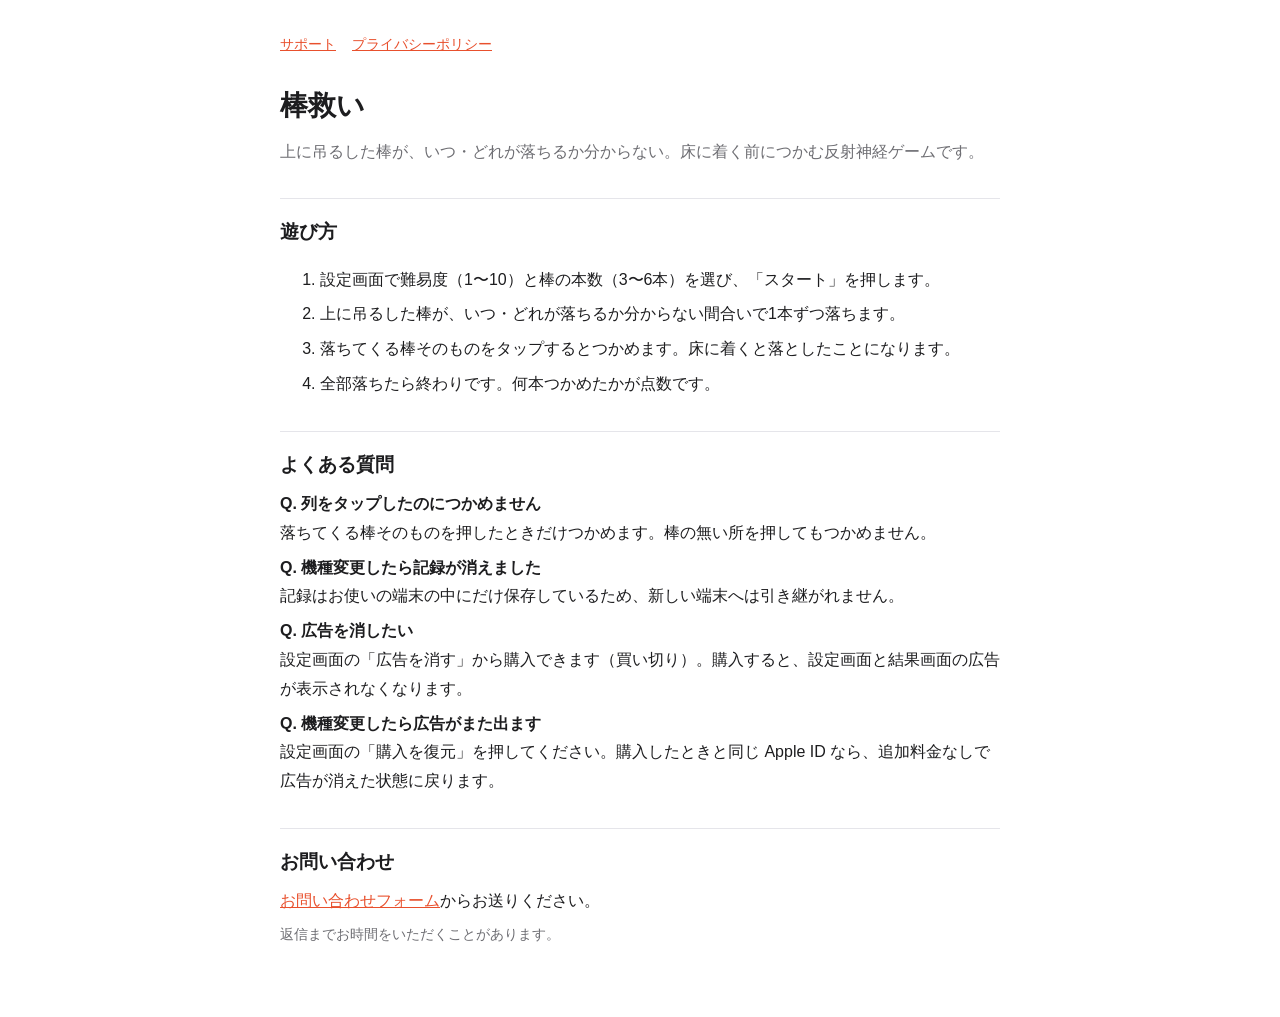
<file: index.html>
<!doctype html>
<html lang="ja">
<head>
<meta charset="utf-8">
<meta name="viewport" content="width=device-width, initial-scale=1">
<title>棒救い サポート</title>
<link rel="stylesheet" href="style.css">
</head>
<body>
<main>
  <nav><a href="./">サポート</a><a href="privacy.html">プライバシーポリシー</a></nav>
  <h1>棒救い</h1>
  <p class="lead">上に吊るした棒が、いつ・どれが落ちるか分からない。床に着く前につかむ反射神経ゲームです。</p>

  <h2>遊び方</h2>
  <ol>
    <li>設定画面で難易度（1〜10）と棒の本数（3〜6本）を選び、「スタート」を押します。</li>
    <li>上に吊るした棒が、いつ・どれが落ちるか分からない間合いで1本ずつ落ちます。</li>
    <li>落ちてくる棒そのものをタップするとつかめます。床に着くと落としたことになります。</li>
    <li>全部落ちたら終わりです。何本つかめたかが点数です。</li>
  </ol>

  <h2>よくある質問</h2>
  <p><strong>Q. 列をタップしたのにつかめません</strong><br>
  落ちてくる棒そのものを押したときだけつかめます。棒の無い所を押してもつかめません。</p>
  <p><strong>Q. 機種変更したら記録が消えました</strong><br>
  記録はお使いの端末の中にだけ保存しているため、新しい端末へは引き継がれません。</p>
  <p><strong>Q. 広告を消したい</strong><br>
  設定画面の「広告を消す」から購入できます（買い切り）。購入すると、設定画面と結果画面の広告が表示されなくなります。</p>
  <p><strong>Q. 機種変更したら広告がまた出ます</strong><br>
  設定画面の「購入を復元」を押してください。購入したときと同じ Apple ID なら、追加料金なしで広告が消えた状態に戻ります。</p>

  <h2>お問い合わせ</h2>
  <p><a href="https://docs.google.com/forms/d/e/1FAIpQLSeobuDSJVzOLX7OcrR3Wm3KtG_6bRL6JvVUFuvUXQr4KMpA9w/viewform">お問い合わせフォーム</a>からお送りください。</p>
  <p class="muted">返信までお時間をいただくことがあります。</p>
</main>
</body>
</html>
</file>
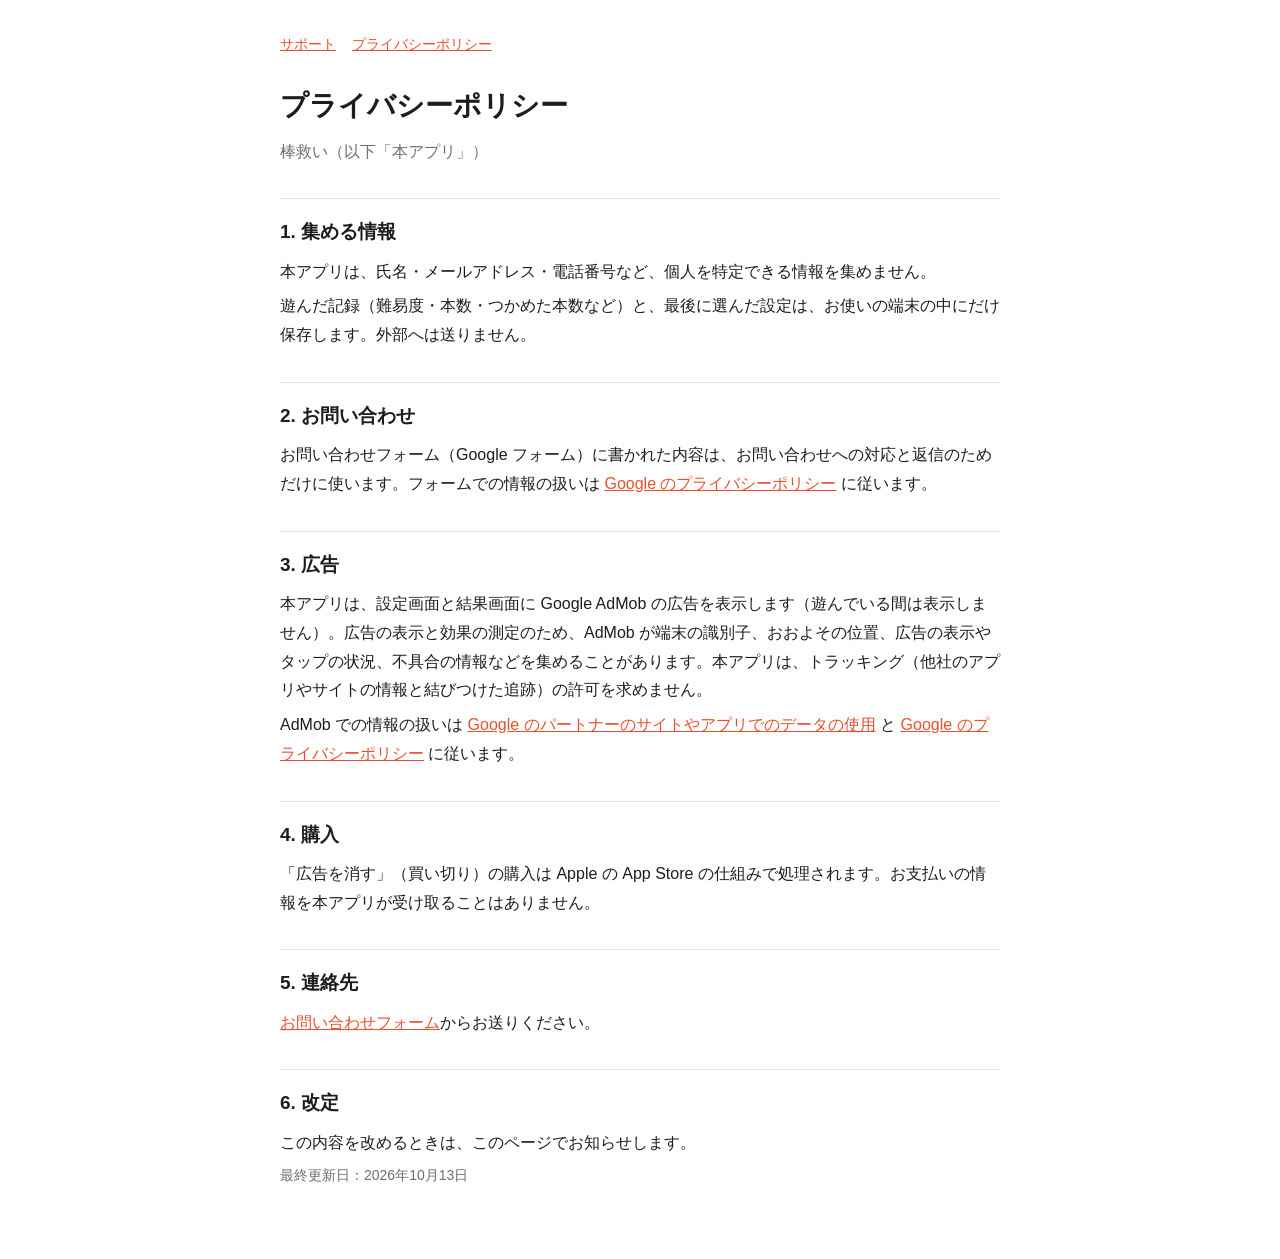
<file: privacy.html>
<!doctype html>
<html lang="ja">
<head>
<meta charset="utf-8">
<meta name="viewport" content="width=device-width, initial-scale=1">
<title>棒救い プライバシーポリシー</title>
<link rel="stylesheet" href="style.css">
</head>
<body>
<main>
  <nav><a href="./">サポート</a><a href="privacy.html">プライバシーポリシー</a></nav>
  <h1>プライバシーポリシー</h1>
  <p class="lead">棒救い（以下「本アプリ」）</p>

  <h2>1. 集める情報</h2>
  <p>本アプリは、氏名・メールアドレス・電話番号など、個人を特定できる情報を集めません。</p>
  <p>遊んだ記録（難易度・本数・つかめた本数など）と、最後に選んだ設定は、お使いの端末の中にだけ保存します。外部へは送りません。</p>

  <h2>2. お問い合わせ</h2>
  <p>お問い合わせフォーム（Google フォーム）に書かれた内容は、お問い合わせへの対応と返信のためだけに使います。フォームでの情報の扱いは <a href="https://policies.google.com/privacy">Google のプライバシーポリシー</a> に従います。</p>

  <h2>3. 広告</h2>
  <p>本アプリは、設定画面と結果画面に Google AdMob の広告を表示します（遊んでいる間は表示しません）。広告の表示と効果の測定のため、AdMob が端末の識別子、おおよその位置、広告の表示やタップの状況、不具合の情報などを集めることがあります。本アプリは、トラッキング（他社のアプリやサイトの情報と結びつけた追跡）の許可を求めません。</p>
  <p>AdMob での情報の扱いは <a href="https://policies.google.com/technologies/partner-sites">Google のパートナーのサイトやアプリでのデータの使用</a> と <a href="https://policies.google.com/privacy">Google のプライバシーポリシー</a> に従います。</p>

  <h2>4. 購入</h2>
  <p>「広告を消す」（買い切り）の購入は Apple の App Store の仕組みで処理されます。お支払いの情報を本アプリが受け取ることはありません。</p>

  <h2>5. 連絡先</h2>
  <p><a href="https://docs.google.com/forms/d/e/1FAIpQLSeobuDSJVzOLX7OcrR3Wm3KtG_6bRL6JvVUFuvUXQr4KMpA9w/viewform">お問い合わせフォーム</a>からお送りください。</p>

  <h2>6. 改定</h2>
  <p>この内容を改めるときは、このページでお知らせします。</p>
  <p class="muted">最終更新日：2026年10月13日</p>
</main>
</body>
</html>
</file>
<file: style.css>
:root { --bg: #ffffff; --text: #1d1d1f; --muted: #6e6e73; --line: #e5e5ea; --accent: #e8502d; }
@media (prefers-color-scheme: dark) {
  :root { --bg: #0a0d10; --text: #f5f5f7; --muted: #a1a1a6; --line: #2c2c2e; --accent: #ff7a59; }
}
body { margin: 0; background: var(--bg); color: var(--text); font: 16px/1.8 -apple-system, BlinkMacSystemFont, "Hiragino Sans", sans-serif; }
main { max-width: 720px; margin: 0 auto; padding: 32px 16px 64px; }
h1 { font-size: 28px; margin: 0 0 4px; }
h2 { font-size: 19px; margin: 32px 0 8px; padding-top: 16px; border-top: 1px solid var(--line); }
p, li { margin: 6px 0; }
.lead { color: var(--muted); margin-bottom: 24px; }
.muted { color: var(--muted); font-size: 14px; }
a { color: var(--accent); }
nav { display: flex; gap: 16px; margin-bottom: 24px; font-size: 14px; }
</file>
